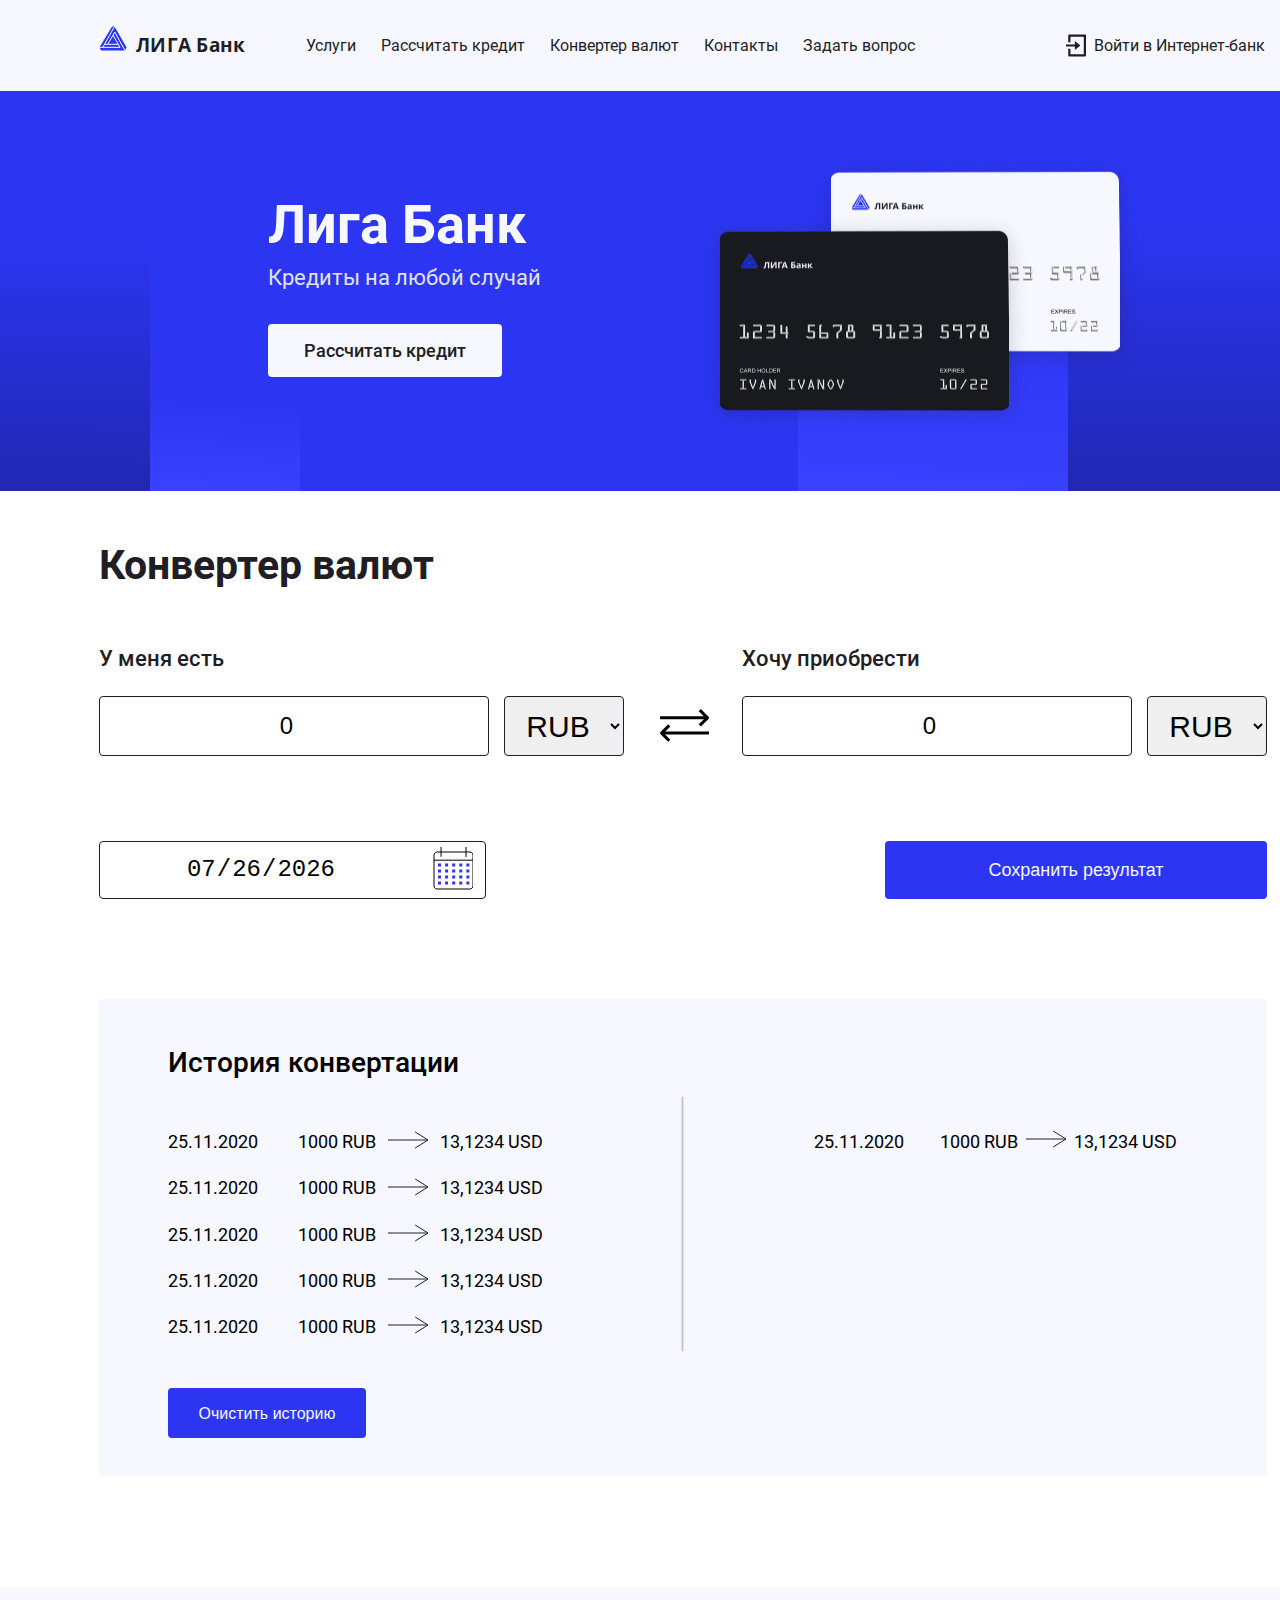
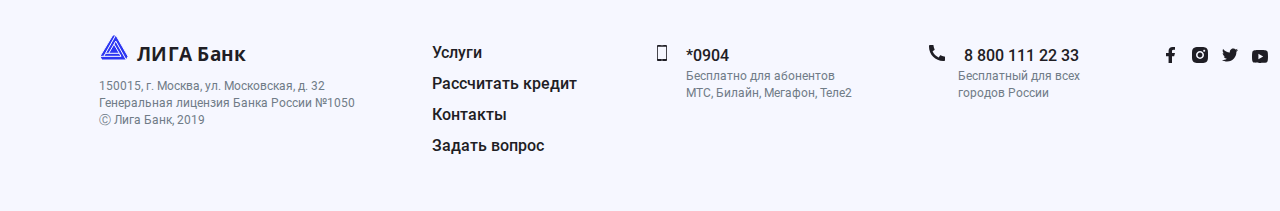
<file: index.html>
<!DOCTYPE html>
<html lang="ru">
<head>
  <meta charset="UTF-8">
  <meta http-equiv="X-UA-Compatible" content="IE=edge">
  <meta name="viewport" content="width=device-width, initial-scale=1.0">
  <link rel="shortcut icon" href="#">
  <link rel="stylesheet" href="./css/style.css">
  <title>LigaBank</title>
</head>
<body>
  <div class="container">
    <!-- header: -->
    <header class="header">
      <a class="logo" href="#" aria-label="Домашняя страница">
        <svg class="icon-logo" width="30" height="27" fill="none"><use xlink:href="./img/sprite.svg#icon-logo"></use></svg>
        <span>ЛИГА Банк</span>
      </a>
      <nav class="header__navigator">
        <ul class="header__navigator-list">
          <li class="header__navigator-item"><a href="#">Услуги</a></li>
          <li class="header__navigator-item"><a href="#">Рассчитать кредит</a></li>
          <li class="header__navigator-item"><a href="#">Конвертер валют</a></li>
          <li class="header__navigator-item"><a href="#">Контакты</a></li>
          <li class="header__navigator-item"><a href="#">Задать вопрос</a></li>
        </ul>
      </nav>
      <a href="#" class="header__login">
        <svg class="icon-login" width="30" height="27" fill="none"><use xlink:href="./img/sprite.svg#icon-login"></use></svg>
        <span>Войти в Интернет-банк</span>
      </a>
    </header>

    <!-- main: -->
    <main>
      <!-- banner: -->
      <section class="banner">
        <h1 class="visually-hidden">Причины обратиться в Лига Банк:</h1>
        <div class="banner__loan">
          <h2 class="banner__title">Лига Банк</h2>
          <p class="banner__propose">Кредиты на любой случай</p>
          <a class="banner__redirect" href="#">Рассчитать кредит</a>
        </div>
        <div class="banner__cards"></div>
      </section>
      <!-- converter: -->
      <section class="converter">
        <h2 class="converter__title">Конвертер валют</h2>
        <!-- form: -->
        <form class="sums">
          <div class="sums__layout">
            <div class="organazer">
              <label for="sums__cash">У меня есть</label>
              <input type="number" class="sums__input sums__cash" min="0" step="any" value="0" name="sums__cash" id="sums__cash" aria-label="Введите сумму, которую необходимо поменять" title="Валюта" required />
              <select class="sums__cash-type">
                <option value="RUB">RUB</option>
                <option value="USD">USD</option>
                <option value="EUR">EUR</option>
                <option value="GBP">GBP</option>
              </select>            
            </div>
            <div class="sums__arrows">
              <svg width="80" height="55" fill="none"><use xlink:href="./img/sprite.svg#icon-arrows"></use></svg>
            </div>
            <div class="organazer">
              <label for="sums__exchanged">Хочу приобрести</label>
              <input type="number" class="sums__input sums__exchanged" min="0" step="any" value="0" name="sums__exchanged" id="sums__exchanged" aria-label="Введите сумму, которую необходимо поменять" title="Валюта" required />
              <select class="sums__exchanged-type">
                <option value="RUB">RUB</option>
                <option value="USD">USD</option>
                <option value="EUR">EUR</option>
                <option value="GBP">GBP</option>
              </select>            
            </div>
          </div>
          <div class="sums__layout">
            <input class="sums__flatpickr" type="date">
            <button class="sums__submit" type="submit">Сохранить результат</button>
          </div>
        </form>
        <!-- history: -->
        <section class="history">
          <h2 class="history__title">История конвертации</h2>
            <ul class="history__list">
            <li class="history__item">
              <span class="history__date">25.11.2020</span>
              <span>1000 RUB</span>
              <span class="history__arrow">
                <svg width="41" height="18" fill="none"><use xlink:href="./img/sprite.svg#icon-arrow"></use></svg>
              </span>
              <span>13,1234 USD</span>
            </li>
            <li class="history__item">
              <span class="history__date">25.11.2020</span>
              <span>1000 RUB</span>
              <span class="history__arrow">
                <svg width="41" height="18" fill="none"><use xlink:href="./img/sprite.svg#icon-arrow"></use></svg>
              </span>
              <span>13,1234 USD</span>
            </li>
            <li class="history__item">
              <span class="history__date">25.11.2020</span>
              <span>1000 RUB</span>
              <span class="history__arrow">
                <svg width="41" height="18" fill="none"><use xlink:href="./img/sprite.svg#icon-arrow"></use></svg>
              </span>
              <span>13,1234 USD</span>
            </li>
            <li class="history__item">
              <span class="history__date">25.11.2020</span>
              <span>1000 RUB</span>
              <span class="history__arrow">
                <svg width="41" height="18" fill="none"><use xlink:href="./img/sprite.svg#icon-arrow"></use></svg>
              </span>
              <span>13,1234 USD</span>
            </li>
            <li class="history__item">
              <span class="history__date">25.11.2020</span>
              <span>1000 RUB</span>
              <span class="history__arrow">
                <svg width="41" height="18" fill="none"><use xlink:href="./img/sprite.svg#icon-arrow"></use></svg>
              </span>
              <span>13,1234 USD</span>
            </li>
            <li class="history__item">
              <span class="history__date">25.11.2020</span>
              <span>1000 RUB</span>
              <span class="history__arrow">
                <svg width="41" height="18" fill="none"><use xlink:href="./img/sprite.svg#icon-arrow"></use></svg>
              </span>
              <span>13,1234 USD</span>
            </li>
          </ul>
          <button class="history__reset">Очистить историю</button>
        </section>
      </section>
    </main>
    <!-- footer: -->
    <footer class="footer">
      <div class="footer__target">
        <a class="logo" href="#" aria-label="Домашняя страница">
          <svg class="icon-logo" width="30" height="27" fill="none"><use xlink:href="./img/sprite.svg#icon-logo"></use></svg>
          <span>ЛИГА Банк</span>
        </a>
        <p class="footer__location">150015, г. Москва, ул. Московская, д. 32 Генеральная лицензия Банка России №1050 <br />Ⓒ Лига Банк, 2019</p>
      </div>
      <nav>
        <ul class="footer__navigator">
          <li><a href="#">Услуги</a></li>
          <li><a href="#">Рассчитать кредит</a></li>
          <li><a href="#">Контакты</a></li>
          <li><a href="#">Задать вопрос</a></li>
        </ul>
      </nav>
      <div class="footer__phone">
        <p class="footer__icon">
          <svg width="10" height="16" fill="none"><use xlink:href="./img/sprite.svg#icon-emergency"></use></svg>
          <span>*0904</span>
        </p>
        <p class="footer__info">Бесплатно для абонентов МТС, Билайн, Мегафон, Теле2</p>
      </div>
      <div class="footer__mobile">
        <p class="footer__icon">
          <svg width="16" height="16" fill="none"><use xlink:href="./img/sprite.svg#icon-phone"></use></svg>
          <span>8 800 111 22 33</span>
        </p>
        <p class="footer__info">Бесплатный для всех городов России</p>
      </div>
      <ul class="footer__websites">
        <li>
          <a href="#" class="footer__network" title="Найдите нас на сайте Фейсбук">
            <svg width="9" height="16"><use xlink:href="./img/sprite.svg#icon-facebook"></use></svg>
          </a>
        </li>
        <li>
          <a href="#" class="footer__network" title="Найдите нас на сайте Инстаграмм">
            <svg width="16" height="16"><use xlink:href="./img/sprite.svg#icon-insta"></use></svg>
          </a>
        </li>
        <li>
          <a href="#" class="footer__network" title="Найдите нас на сайте Твиттер">
            <svg width="16" height="16"><use xlink:href="./img/sprite.svg#icon-twitter"></use></svg>
          </a>
        </li>
        <li>
          <a href="#" class="footer__network" title="Найдите нас на сайте Ютьюб">
            <svg width="16" height="13"><use xlink:href="./img/sprite.svg#icon-youtube"></use></svg>
          </a>
        </li>
      </ul>
    </footer>
  </div>
  <script src="./js/main.js"></script>
</body>
</html>
</file>
<file: css/style.css>
/* roboto-regular - latin_cyrillic */
@font-face {
  font-family: 'Roboto';
  font-style: normal;
  font-weight: 400;
  src: url('../fonts/roboto-v27-latin_cyrillic-regular.eot'); /* IE9 Compat Modes */
  src: local(''),
       url('../fonts/roboto-v27-latin_cyrillic-regular.eot?#iefix') format('embedded-opentype'), /* IE6-IE8 */
       url('../fonts/roboto-v27-latin_cyrillic-regular.woff2') format('woff2'), /* Super Modern Browsers */
       url('../fonts/roboto-v27-latin_cyrillic-regular.woff') format('woff'), /* Modern Browsers */
       url('../fonts/roboto-v27-latin_cyrillic-regular.ttf') format('truetype'), /* Safari, Android, iOS */
       url('../fonts/roboto-v27-latin_cyrillic-regular.svg#Roboto') format('svg'); /* Legacy iOS */
}
/* roboto-500 - latin_cyrillic */
@font-face {
  font-family: 'Roboto';
  font-style: normal;
  font-weight: 500;
  src: url('../fonts/roboto-v27-latin_cyrillic-500.eot'); /* IE9 Compat Modes */
  src: local(''),
       url('../fonts/roboto-v27-latin_cyrillic-500.eot?#iefix') format('embedded-opentype'), /* IE6-IE8 */
       url('../fonts/roboto-v27-latin_cyrillic-500.woff2') format('woff2'), /* Super Modern Browsers */
       url('../fonts/roboto-v27-latin_cyrillic-500.woff') format('woff'), /* Modern Browsers */
       url('../fonts/roboto-v27-latin_cyrillic-500.ttf') format('truetype'), /* Safari, Android, iOS */
       url('../fonts/roboto-v27-latin_cyrillic-500.svg#Roboto') format('svg'); /* Legacy iOS */
}
/* roboto-700 - latin_cyrillic */
@font-face {
  font-family: 'Roboto';
  font-style: normal;
  font-weight: 700;
  src: url('../fonts/roboto-v27-latin_cyrillic-700.eot'); /* IE9 Compat Modes */
  src: local(''),
       url('../fonts/roboto-v27-latin_cyrillic-700.eot?#iefix') format('embedded-opentype'), /* IE6-IE8 */
       url('../fonts/roboto-v27-latin_cyrillic-700.woff2') format('woff2'), /* Super Modern Browsers */
       url('../fonts/roboto-v27-latin_cyrillic-700.woff') format('woff'), /* Modern Browsers */
       url('../fonts/roboto-v27-latin_cyrillic-700.ttf') format('truetype'), /* Safari, Android, iOS */
       url('../fonts/roboto-v27-latin_cyrillic-700.svg#Roboto') format('svg'); /* Legacy iOS */
}
/* open-sans-700 - latin_cyrillic */
@font-face {
  font-family: 'Open Sans';
  font-style: normal;
  font-weight: 700;
  src: url('../fonts/open-sans-v20-latin_cyrillic-700.eot'); /* IE9 Compat Modes */
  src: local(''),
       url('../fonts/open-sans-v20-latin_cyrillic-700.eot?#iefix') format('embedded-opentype'), /* IE6-IE8 */
       url('../fonts/open-sans-v20-latin_cyrillic-700.woff2') format('woff2'), /* Super Modern Browsers */
       url('../fonts/open-sans-v20-latin_cyrillic-700.woff') format('woff'), /* Modern Browsers */
       url('../fonts/open-sans-v20-latin_cyrillic-700.ttf') format('truetype'), /* Safari, Android, iOS */
       url('../fonts/open-sans-v20-latin_cyrillic-700.svg#OpenSans') format('svg'); /* Legacy iOS */
}
/* work-sans-700 - latin */
@font-face {
  font-family: 'Work Sans';
  font-style: normal;
  font-weight: 700;
  src: url('../fonts/work-sans-v9-latin-700.eot'); /* IE9 Compat Modes */
  src: local(''),
       url('../fonts/work-sans-v9-latin-700.eot?#iefix') format('embedded-opentype'), /* IE6-IE8 */
       url('../fonts/work-sans-v9-latin-700.woff2') format('woff2'), /* Super Modern Browsers */
       url('../fonts/work-sans-v9-latin-700.woff') format('woff'), /* Modern Browsers */
       url('../fonts/work-sans-v9-latin-700.ttf') format('truetype'), /* Safari, Android, iOS */
       url('../fonts/work-sans-v9-latin-700.svg#WorkSans') format('svg'); /* Legacy iOS */
}

body {
  width: auto;
  margin: 0 auto;

  font-family: "Roboto", "Arial", sans-serif;
  background-color: #e5e5e5;
}

.container {
  display: flex;
  flex-direction: column;
  
  margin: 0 auto;
  width: 1366px;

  background-color: #ffffff;
  box-shadow: 0 0 15px rgba(0, 0, 0, 0.2);
}

/* ------------ header -------------------- */

.header {
  display: flex;
  justify-content: space-between;
  align-items: center;
  padding: 0 98px;

  background: #f6f7ff;
}

.logo {
  width: 165px;
  margin-right: 30px;
  padding-bottom: 10px;
  text-decoration: none;
}

.logo span {
  font-family: "Open Sans", "Arial", sans-serif;
  font-weight: 700;
  font-size: 19px;
  line-height: 24px;
  margin-left: 4px;
  letter-spacing: 0.3px;
  color: #1F1E25;
}

.header__navigator {
  margin-right: auto;
}

.header__navigator-list {
  display: flex;
  flex-wrap: wrap;

  max-width: 750px;
  margin: 0;
  padding: 30px 0;
  list-style-type: none;
}

.header__navigator-item {
  min-height: 31px;
  display: flex;
  justify-content: center;
  align-items: center;

  margin-left: 13px;
  margin-right: 12px;
}

.header__navigator-item a {
  font-weight: 400;
  font-size: 16px;
  line-height: 19px;
  text-decoration: none;
  word-wrap: break-word;

  color: #1F1E25;
}

.header__navigator-item a:hover {
  color: #2C36F2;
  transition-duration: 150ms;
}

.header__navigator-item a:active {
  opacity: 0.5;
  transition-duration: 150ms;
}

.header__login {
  display: flex;
  align-items: center;
  font-weight: 400;
  font-size: 16px;
  line-height: 18.75px;
  text-decoration: none;

  color: #1f1e25;
}

.header__login:hover {
  color: #2c36f2;
  transition-duration: 150ms;
}

.header__login:active {
  opacity: 0.5;
  transition-duration: 150ms;
}

.icon-login {
  fill: #1f1e25;
  width: 20px;
}

.icon-login:hover {
  fill: #2c36f2;
  transition-duration: 150ms;
}

.icon-login:active {
  opacity: 0.5;
  transition-duration: 150ms;
}

.header__login span {
  width: 174px;
  font-weight: 400;
  font-size: 16px;
  line-height: 19px;
  text-decoration: none;
  margin-left: 8px;
}

/* ------------ banner section -------------------- */

.banner {
  display: flex;
  justify-content: space-between;
  padding: 62px 223px 54px 220px;

  background-color: #2C36F2;
  background-image:
    linear-gradient(180.24deg, rgba(32, 39, 179, 0) 36.31%, #2027B3 99.79%), 
    linear-gradient(183.47deg, rgba(56, 65, 255, 0) 66.3%, #3841FF 97.14%), 
    linear-gradient(183.47deg, rgba(56, 65, 255, 0) 27.26%, #3841FF 97.14%),
    linear-gradient(180.24deg, rgba(32, 39, 179, 0) 32.89%, #2027B3 99.79%);

  background-repeat: no-repeat;
  background-size: 150px 400px, 150px 269px, 270px 269px, 298px 400px;
  background-position: left bottom, 150px bottom, right 298px bottom, right bottom;
}

.banner__loan {
  width: 320px;
  padding: 10px;

  text-align: center;
}

.banner__title {
  font-weight: 700;
  font-size: 54px;
  line-height: 54px;

  margin-top: 35px;
  margin-bottom: 10px;
  padding-left: 14px;

  color: #F6F7FF;
}

.banner__propose {
  font-weight: 400;
  font-size: 22px;
  line-height: 26px;

  margin-top: 13px;
  margin-bottom: 13px;
  padding-left: 28px;

  color: #E0E1EA;
}

.banner__redirect {
  display: inline-block;

  width: 162px;
  padding: 16px 36px;
  margin: 20px 14px 20px 3px;

  font-weight: 500;
  font-size: 18px;
  line-height: 21px;
  text-decoration: none;

  color: #1F1E25;
  background-color: #F6F7FF;
  border-radius: 4px;
}

.banner__redirect:hover {
  color: #F6F7FF;
  background-color: #2C36F2;
  border: 1px solid #F6F7FF;
  border-radius: 6px;
  transition-duration: 150ms;
}

.banner__redirect:active {
  opacity: 0.5;
  transition-duration: 150ms;
}

.banner__cards {
  width: 446px;
  height: 284px;
  background-image:
    url(/img/black_card.png),
    url(/img/white_card.png);

  background-repeat: no-repeat;
  background-size: 335px 225px, 335px 225px;
  background-position: left bottom, right top;
}

/* ------------ converter -------------------- */

.converter {
  padding: 0 89px;
}

.converter__title {
  font-weight: 700;
  font-size: 41px;
  line-height: 57px;

  margin: 46px 10px 39px 10px;

  color: #1F1E25;
}

.sums {
  display: flex;
  flex-direction: column;
}

.sums__layout {
  display: flex;
  justify-content: space-between;
  flex-wrap: wrap;
  align-items: stretch;

  margin-bottom: 65px;
}

.organazer {
  display: flex;
  flex-wrap: wrap;
  justify-content: space-between;
  width: 525px;
  margin: 10px;

  color: #1F1E25;
}

.organazer label {
  width: 100%;
  margin-bottom: 22px;

  font-weight: 500;
  font-size: 22px;
  line-height: 31px;
}

.sums__input {
  width: 384px;
  min-height: 56px;
  font-weight: 500;
  font-size: 24px;
  line-height: 34px;

  text-align: center;
  border: 1px solid #1f1e25;
  border-radius: 4px;
}

.sums__input--error {
  box-shadow: 0 0 3px 2px #B22222;
}

.organazer select {
  width: 120px;
  min-height: 56px;
  font-weight: 400;
  font-size: 30px;
  line-height: 42px;

  text-align: center;
  border: 1px solid #1f1e25;
  border-radius: 4px;
  
  cursor: pointer;
}

.sums__arrows {
  display: flex;
  align-items: flex-end;
  margin: 10px 0 10px 0;
}

.sums__flatpickr {
  position: relative;
  
  margin: 10px;
  width: 384px;
  height: 56px;
  font-weight: 500;
  font-size: 24px;
  line-height: 34px;

  text-align: center;
  border: 1px solid #1f1e25;
  border-radius: 4px;
}

.sums__flatpickr::-webkit-calendar-picker-indicator {
  color: transparent;
  opacity: 1;
  background: none;
  z-index: 1;
  width: 60px;
  height: 100%;

  cursor: pointer;
}

.sums__flatpickr:before {
  content: '';
  background: url(/img/callss.svg) no-repeat;

  position: absolute;
  display: block;
  width: 40px;
  height: 45px;
  top: 4px;
  right: 12px;
  color: #999;
}

.sums__submit {
  width: 382px;
  min-height: 56px;
  margin: 10px;

  font-weight: 500;
  font-size: 18px;
  line-height: 25px;

  color: #f6f7ff;
  background-color: #2c36f2;
  border: #2c36f3;
  border-radius: 4px;
}

.sums__submit:hover {
  color: #2c36f2;
  background-color: #f6f7ff;
  border: 1px solid #2c36f2;
  border-radius: 6px;
  transition-duration: 150ms;
}

.sums__submit:active {
  opacity: 0.5;
  transition-duration: 150ms;
}

/* ------------ history section -------------------- */

.history {
  margin: 25px 10px 10px 10px;
  padding: 25px 82px 19px 69px;
  background-color: #f6f7ff;
  border-radius: 4px;
}

.history__title {
  margin-top: 19px;
  margin-bottom: 38px;
  font-weight: 500;
  font-size: 28px;
  line-height: 39px;
}

.history__list {
  position: relative;

  display: flex;
  flex-direction: column;
  flex-wrap: wrap;
  align-content: space-between;

  max-height: 261px;
  padding-left: 0;
  padding-right: 8px;
  list-style-type: none;
}

.history__list::after {
  content: '';
  position: absolute;
  display: block;
  width: 1px;
  height: 110%;
  left: 50.5%;
  top: -10%;
  background-color: #c1c2ca;
  box-shadow: 0 0 1px 0.4px rgba(0, 0, 0, 0.2);
}

.history__item {
  max-width: 50%;
  padding: 10px 0 11px 0;
  font-weight: 400;
  font-size: 18px;
  line-height: 24px;
}

.history__item:nth-child(n+6) {
  display: flex;
  justify-content: flex-end;
}

.history__date {
  padding-right: 36px;
}

.history__arrow {
  vertical-align: middle;
  padding-left: 8px;
  padding-right: 7px;
}

.history__reset {
  width: 198px;
  min-height: 50px;
  font-weight: 500;
  font-size: 16px;
  line-height: 19px;

  margin: 21px 19px 19px 0;

  color: #f6f7ff;
  background-color: #2c36f2;
  border: #2c36f3;
  border-radius: 4px;
}

.history__reset:hover {
  color: #2c36f2;
  background-color: #f6f7ff;
  border: 1px solid #2c36f2;
  border-radius: 6px;
  transition-duration: 150ms;
}

.history__reset:active {
  opacity: 0.5;
  transition-duration: 150ms;
}

/* ------------ footer -------------------- */

.footer {
  display: flex;
  justify-content: space-between;

  margin-top: 101px;
  padding: 35px 80px 40px 80px;

  background-color: #f6f7ff;
}

.footer__target {
  padding: 12px 36px 12px 19px;
}

.footer__location {
  width: 264px;
  font-weight: 400;
  font-size: 12px;
  line-height: 17px;

  color: #707c87;
}

.footer__navigator {
  margin: 15px 10px 10px 21px;
  padding-left: 0;
  list-style-type: none;
}

.footer__navigator li {
  width: 190px;
  padding: 4px 0 4px 0;
}

.footer__navigator a {
  text-decoration: none;
  font-weight: 500;
  font-size: 16px;
  line-height: 23px;
  
  color: #1f1e25;
}

.footer__navigator a:hover {
  color: #2C36F2;
  transition-duration: 150ms;
}

.footer__navigator a:active {
  opacity: 0.5;
  transition-duration: 150ms;
}

.footer__phone {
  width: 250px;
  margin: 15px 5px 10px 5px;
}

.footer__mobile {
  width: 216px;
  margin: 15px 5px 10px 5px;
}

.footer__icon {
  margin: 8px 10px 0 7px;

  font-weight: 500;
  font-size: 16px;
  line-height: 22px;

  color: #1f1e25;
}

.footer__icon span {
  padding-left: 15px;
}

.footer__info {
  margin: 1px 40px 9px 36px;

  font-weight: 400;
  font-size: 12px;
  line-height: 17px;

  color: #707c87;
}

.footer__websites {
  display: flex;
  flex-wrap: wrap;
  align-items: baseline;
  width: 131px;
  padding-left: 0;
  list-style-type: none;
}

.footer__websites li {
  display: flex;
  justify-content: center;
  align-items: center;
  width: 30px;
  height: 37px;
}

.footer__network {
  fill: #1f1e25;
}

.footer__network:hover {
  fill: #2c36f2;
  transition-duration: 150ms;
}

.footer__network:active {
  opacity: 0.5;
  transition-duration: 150ms;
}

/* ------------ Общие привила для скрытых блоков -------------------- */

.visually-hidden:not(:focus):not(:active) {
  position: absolute;

  width: 1px;
  height: 1px;
  margin: -1px;
  padding: 0;

  overflow: hidden;
  border: 0;
  white-space: nowrap;

  clip-path: inset(100%);
  clip: rect(0, 0, 0, 0);
}
</file>
